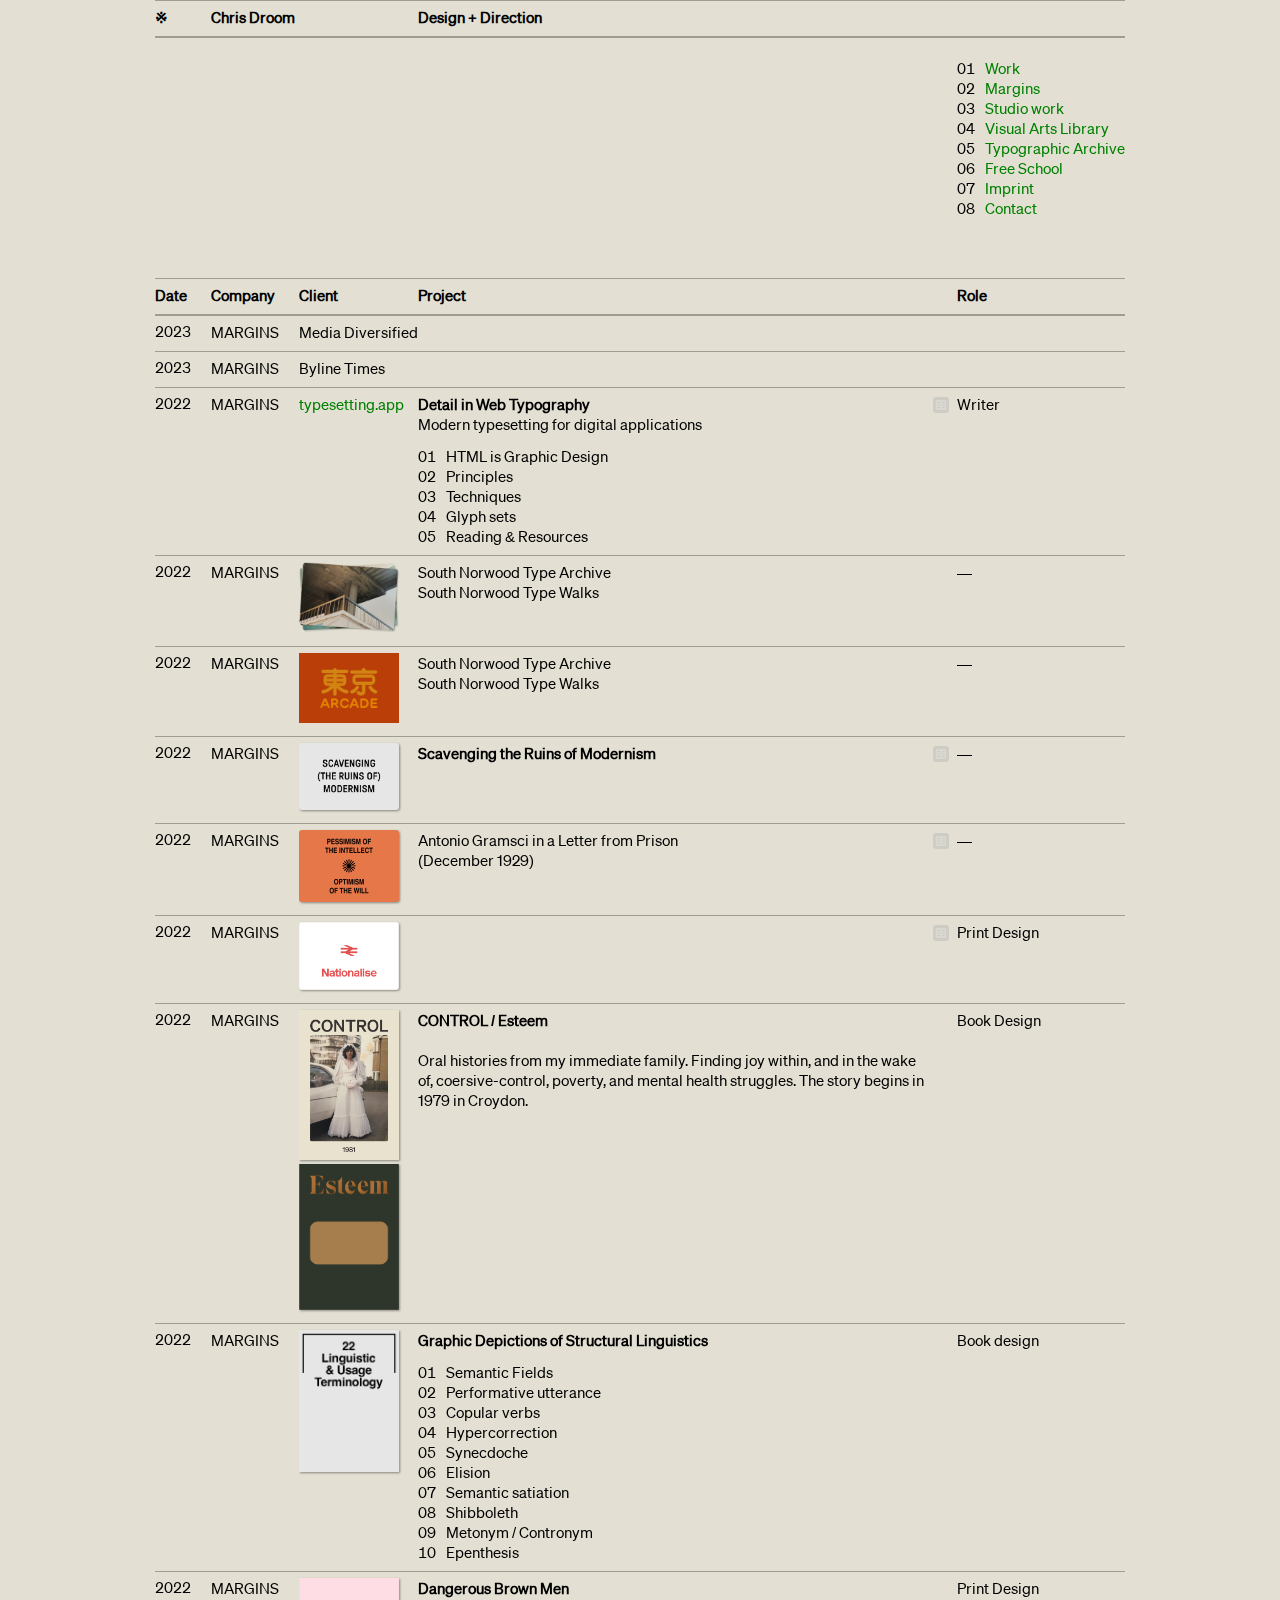
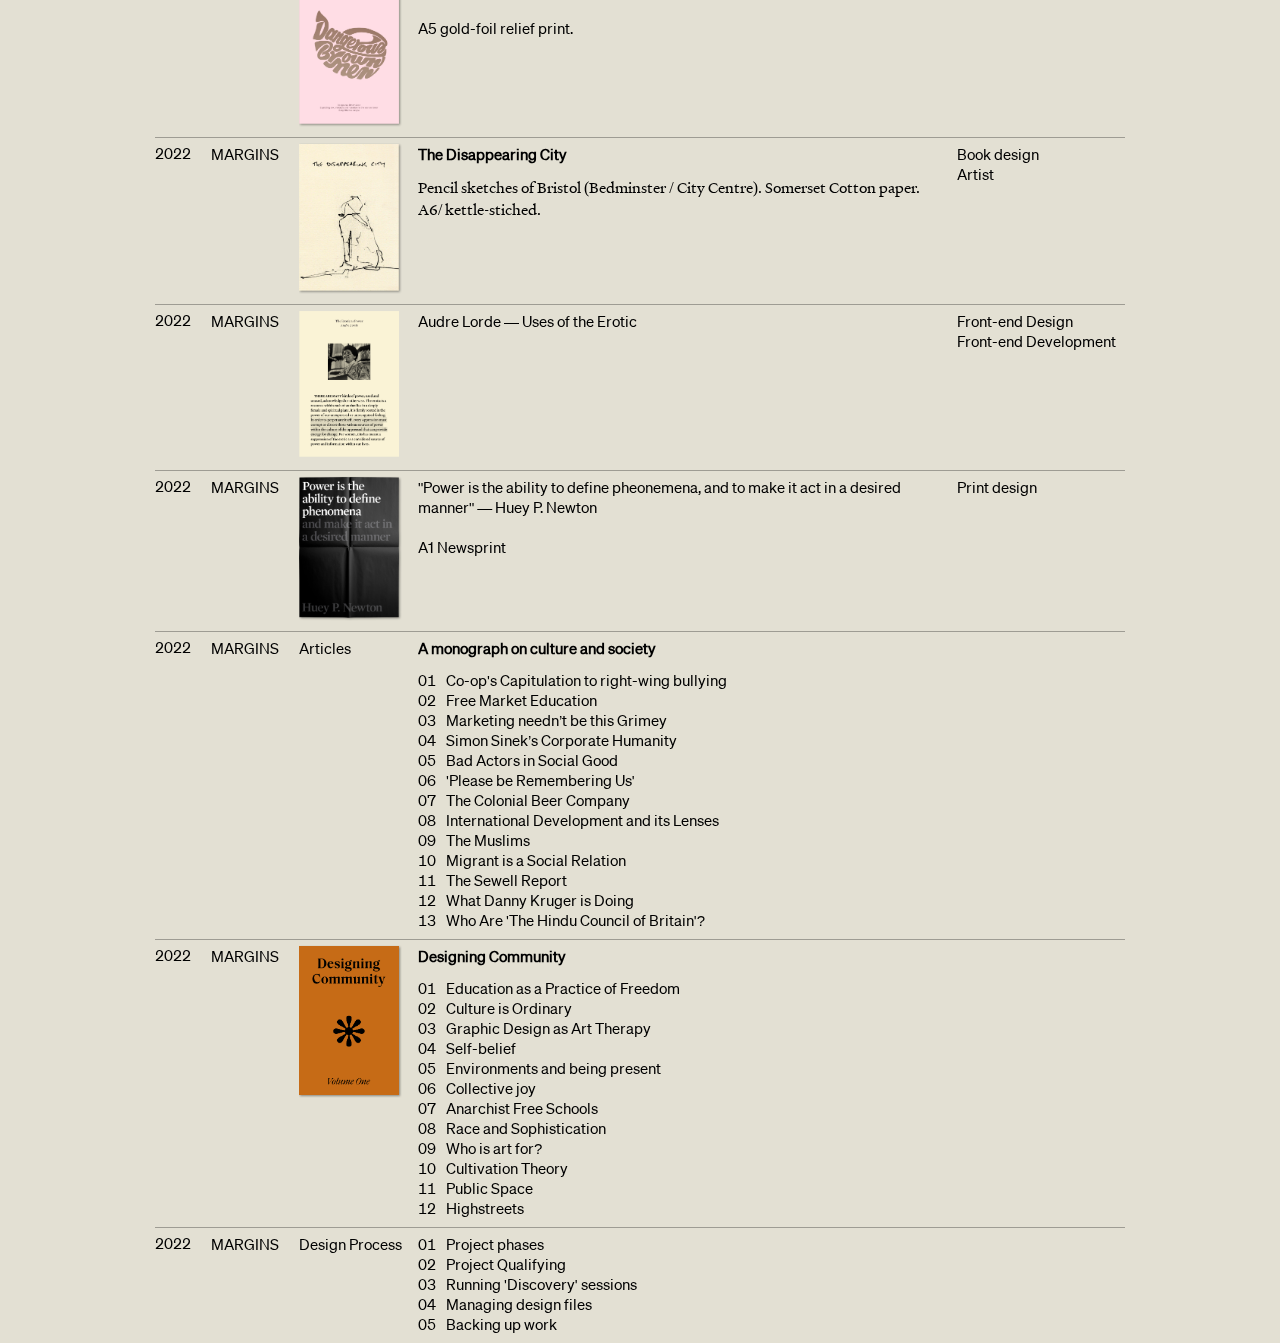
<file: margins.html>
<!doctype html>
<html lang="en">
   <head>
      <link rel="preconnect" href="https://fonts.googleapis.com">
      <link rel="preconnect" href="https://fonts.gstatic.com" crossorigin>
      <link href="https://fonts.googleapis.com/css2?family=Roboto+Mono:wght@200;300&display=swap" rel="stylesheet">
      <link rel="stylesheet" href="css/portfolio.css">
      <title>PORTFOLIO 2023</title>
      <meta charset="UTF-8">
      <meta http-equiv="X-UA-Compatible" content="IE=edge">
      <meta name="viewport" content="width=device-width, initial-scale=1.0">
   </head>
   <body>
      <div class="wrap">
         <table>
            <thead>
               <tr>
                  <th class="sticky">※</th>
                  <th class="sticky nowrap">Chris Droom</th>
                  <th class="sticky"></th>
                  <th class="sticky nowrap">Design &plus; Direction</th>
                  <th class="sticky"></th>
                  <th class="sticky"></th>
               </tr>
            </thead>
            <tbody>
               <tr class="intro">
                  <td></td>
                  <td></td>
                  <td></td>
                  <td>
                  </td>
                  <td class="icon"></td>
                  <td>
                     <ol>
                        <li><a href="index.html">Work</a></li>
                        <li><a href="margins.html">Margins</a></li>
                        <li><a href="#">Studio work</a></li>
                        <li><a href="#">Visual Arts Library</a></li>
                        <li><a href="#">Typographic Archive</a></li>
                        <li><a href="#">Free School</a></li>
                        <li><a href="#">Imprint</a></li>
                        <li><a href="#">Contact</a></li>
                     </ol>
                  </td>
               </tr>
            </tbody>
            <thead>
               <tr>
                  <th class="sticky">Date</th>
                  <th class="sticky">Company</th>
                  <th class="sticky">Client</th>
                  <th class="sticky">Project</th>
                  <th class="sticky"></th>
                  <th class="sticky">Role</th>
               </tr>
            </thead>
            <tbody>
               <tr>
                  <td>2023</td>
                  <td>MARGINS</td>
                  <td>Media Diversified</td>
                  <td>&nbsp;</td>
                  <td>&nbsp;</td>
                  <td>&nbsp;</td>
               </tr>
               <tr>
                  <td>2023</td>
                  <td>MARGINS</td>
                  <td>Byline Times</td>
                  <td>&nbsp;</td>
                  <td>&nbsp;</td>
                  <td>&nbsp;</td>
               </tr>
               <tr>
                  <td>2022</td>
                  <td>MARGINS</td>
                  <td><a href="http://www.typesetting.app">typesetting.app</a>
                  </td>
                  <td>
                     <span class="title"><strong>Detail in Web Typography</strong><br>Modern typesetting for digital applications</span>
                     <ol>
                        <li>HTML is Graphic Design</li>
                        <li>Principles</li>
                        <li>Techniques</li>
                        <li>Glyph sets</li>
                        <li>Reading & Resources</li>
                     </ol>
                  </td>
                  <td class="icon"><img src="icons/sheets.png" alt="Lorem"></td>
                  <td>Writer&nbsp;</td>
               </tr>
               <tr>
                  <td>2022</td>
                  <td>MARGINS</td>
                  <td><img src="projects/photostacks-2.png" class="book multiply" alt=""></td>
                  <td>South Norwood Type Archive<br>
                     South Norwood Type Walks
                  </td>
                  <td class="icon"></td>
                  <td>—</td>
               </tr>
               <tr>
                  <td>2022</td>
                  <td>MARGINS</td>
                  <td><img src="projects/margins-arcade.png" class="book multiply" alt=""></td>
                  <td>South Norwood Type Archive<br>
                     South Norwood Type Walks
                  </td>
                  <td class="icon"></td>
                  <td>—</td>
               </tr>
               <tr>
                  <td>2022</td>
                  <td>MARGINS</td>
                  <td><img src="projects/imprint-modernism.png" class="book shadow round" alt=""></td>
                  <td><strong>Scavenging the Ruins of Modernism</strong></td>
                  <td class="icon"><img src="icons/sheets.png" alt="Lorem"></td>
                  <td>—</td>
               </tr>
               <tr>
                  <td>2022</td>
                  <td>MARGINS</td>
                  <td><img src="projects/imprint-pessimism.png" class="book shadow round" alt=""></td>
                  <td>Antonio Gramsci in a Letter from Prison <br>
                     (December 1929)&nbsp;
                  </td>
                  <td class="icon"><img src="icons/sheets.png" alt="Lorem"></td>
                  <td>—</td>
               </tr>
               <tr>
                  <td>2022</td>
                  <td>MARGINS</td>
                  <td><img src="projects/imprint-nationalise.png" class="book shadow round" alt=""></td>
                  <td></td>
                  <td class="icon"><img src="icons/sheets.png" alt="Lorem"></td>
                  <td>Print Design&nbsp;</td>
               </tr>
               <tr>
                  <td>2022</td>
                  <td>MARGINS</td>
                  <td>
                     <img src="projects/imprint-control.png" class="book shadow" alt=""><br>
                     <img src="projects/imprint-esteem.png" class="book shadow" alt="">
                  </td>
                  <td>
                     <ul>
                        <li><strong>CONTROL /&nbsp;Esteem</strong><br><br></li>
                        <li>Oral histories from my immediate family. Finding joy within, and in the wake of, coersive-control, poverty,   and mental health struggles. The story begins in 1979 in Croydon.</li>
                     </ul>
                  </td>
                  <td></td>
                  <td>Book Design&nbsp;</td>
               </tr>
               <tr>
                  <td>2022</td>
                  <td>MARGINS</td>
                  <td>
                     <img src="projects/imprint-linguistics.jpg" class="book shadow" alt="">
                  </td>
                  <td>
                     <span class="title"><strong>Graphic Depictions of Structural Linguistics</strong></span>
                     <ol>
                        <li>Semantic Fields</li>
                        <li>Performative utterance</li>
                        <li>Copular verbs</li>
                        <li>Hypercorrection</li>
                        <li>Synecdoche</li>
                        <li>Elision</li>
                        <li>Semantic satiation</li>
                        <li>Shibboleth</li>
                        <li>Metonym / Contronym</li>
                        <li>Epenthesis</li>
                     </ol>
                  </td>
                  <td></td>
                  <td>Book design</td>
               </tr>
               <tr>
                  <td>2022</td>
                  <td>MARGINS</td>
                  <td>
                     <img src="projects/imprint-dbm.png" class="book shadow" alt=""><br>
                  </td>
                  <td>
                     <ul>
                        <li><strong>Dangerous Brown Men</strong></li>
                        <li><br>
                           A5 gold-foil relief print.&nbsp;
                        </li>
                        <li>&nbsp;</li>
                        <li>&nbsp;</li>
                     </ul>
                  </td>
                  <td></td>
                  <td>Print Design</td>
               </tr>
               <tr>
                  <td>2022</td>
                  <td>MARGINS</td>
                  <td>
                     <img src="projects/imprint-city.png" class="book shadow" alt=""><br>
                  </td>
                  <td>
                     <span class="title"><strong>The Disappearing City</strong></span>                    
                     <p>Pencil sketches of Bristol (Bedminster / City Centre). Somerset Cotton paper. A6/ kettle-stiched.</p>
                  </td>
                  <td></td>
                  <td>Book design<br>
                     Artist
                  </td>
               </tr>
               <tr>
                  <td>2022</td>
                  <td>MARGINS</td>
                  <td>
                     <img src="projects/imprint-lorde.png" class="book" alt=""><br>
                  </td>
                  <td>Audre Lorde — Uses of the Erotic</td>
                  <td></td>
                  <td>Front-end Design<br>
                     Front-end Development<br>
                  </td>
               </tr>
               <tr>
                  <td>2022</td>
                  <td>MARGINS</td>
                  <td>
                     <img src="projects/imprint-newton.png" class="book shadow" alt=""><br>
                  </td>
                  <td>"Power is the ability to define pheonemena, and to make it act in a desired manner" — Huey P. Newton<br>
                     <br>
                     A1 Newsprint
                  </td>
                  <td></td>
                  <td>Print design</td>
               </tr>
               <tr>
                  <td>2022</td>
                  <td>MARGINS</td>
                  <td>Articles</td>
                  <td>
                     <span class="title"><strong>A monograph on culture and society</strong></span>
                     <ol>
                        <li>Co-op's Capitulation to right-wing bullying</li>
                        <li>Free Market Education</li>
                        <li>Marketing needn’t be this Grimey</li>
                        <li>Simon Sinek’s Corporate Humanity</li>
                        <li>Bad Actors in Social Good</li>
                        <li>'Please be Remembering Us'</li>
                        <li>The Colonial Beer Company</li>
                        <li>International Development and its Lenses</li>
                        <li>The Muslims</li>
                        <li>Migrant is a Social Relation</li>
                        <li>The Sewell Report</li>
                        <li>What Danny Kruger is Doing</li>
                        <li>Who Are 'The Hindu Council of Britain'?</li>
                     </ol>
                  </td>
                  <td></td>
                  <td></td>
               </tr>
               <tr>
                  <td>2022</td>
                  <td>MARGINS</td>
                  <td><img src="projects/imprint-community.png" class="book shadow" alt=""></td>
                  <td>
                     <span class="title"><strong>Designing Community</strong></span>
                     <ol>
                        <li>Education as a Practice of Freedom</li>
                        <li>Culture is Ordinary</li>
                        <li>Graphic Design as Art Therapy</li>
                        <li>Self-belief</li>
                        <li>Environments and being present</li>
                        <li>Collective joy</li>
                        <li>Anarchist Free Schools</li>
                        <li>Race and Sophistication</li>
                        <li>Who is art for?</li>
                        <li>Cultivation Theory</li>
                        <li>Public Space</li>
                        <li>Highstreets</li>
                     </ol>
                  </td>
                  <td></td>
                  <td></td>
               </tr>
               <tr>
                  <td>2022</td>
                  <td>MARGINS</td>
                  <td>Design Process</td>
                  <td colspan="2">
                     <ol>
                        <li>Project phases</li>
                        <li>Project Qualifying</li>
                        <li>Running 'Discovery' sessions</li>
                        <li>Managing design files</li>
                        <li>Backing up work</li>
                     </ol>
                  </td>
                  <td></td>
               </tr>
            </tbody>
         </table>
      </div>
   </body>
</html>
</file>
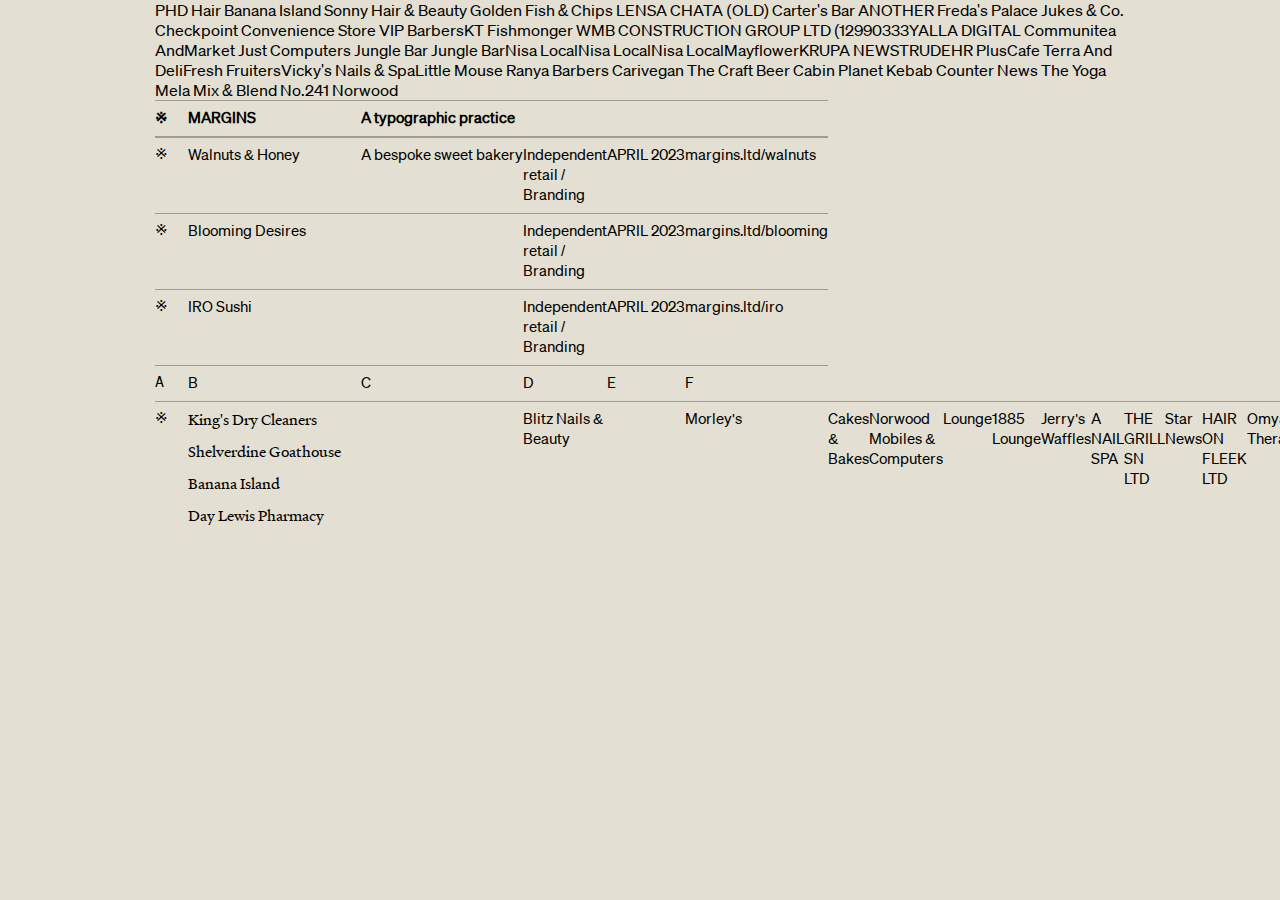
<file: wayfind.html>
<!doctype html>
<html lang="en">
   <head>
      <link rel="preconnect" href="https://fonts.googleapis.com">
      <link rel="preconnect" href="https://fonts.gstatic.com" crossorigin>
      <link href="https://fonts.googleapis.com/css2?family=Roboto+Mono:wght@200;300&display=swap" rel="stylesheet">
      <link rel="stylesheet" href="css/portfolio.css">

      <title>PORTFOLIO 2023</title>

      <meta charset="UTF-8">
      <meta http-equiv="X-UA-Compatible" content="IE=edge">
      <meta name="viewport" content="width=device-width, initial-scale=1.0">
   </head>
   <body>
      <div class="wrap">
         <table>
            <thead>
               <tr>
                  <th class="sticky">※</th>
                  <th class="sticky">MARGINS</th>
                  <th class="sticky nowrap">A typographic practice</th>
                  <th class="sticky"></th>
                  <th class="sticky"></th>
                  <th class="sticky"></th>
               </tr>
            </thead>


            <tbody>
               <tr>
                  <td>※</td>
                  <td>Walnuts &amp; Honey</td>
                  <td>A bespoke sweet bakery</td>
                  <td>Independent retail / Branding&nbsp;&nbsp;</td>
                  <td>APRIL 2023</td>
                  <td>margins.ltd/walnuts</td>
               </tr>
				
               <tr>
                  <td>※</td>
                  <td>Blooming Desires</td>
                  <td>&nbsp;</td>
                  <td>Independent retail / Branding&nbsp;&nbsp;</td>
                  <td>APRIL 2023</td>
                  <td>margins.ltd/blooming</td>
               </tr>
               <tr>
                  <td>※</td>
                  <td>IRO Sushi</td>
                  <td>&nbsp;</td>
                  <td>Independent retail / Branding&nbsp;&nbsp;</td>
                  <td>APRIL 2023</td>
                  <td>margins.ltd/iro</td>
               </tr>

               <tr>
                  <td>A</td>
                  <td>B</td>
                  <td>C</td>
                  <td>D</td>
                  <td>E</td>
                  <td>F</td>
               </tr>

               <tr>
                  <td>※</td>
				  <td><p>King's Dry Cleaners</p>
				    <p>Shelverdine Goathouse<br>
			        </p>
				    <p>Banana Island&nbsp;</p>
				    <p>Day Lewis Pharmacy&nbsp;</p></td>
				   <td>&nbsp;</td>
				   <td>Blitz Nails &amp; Beauty</td>
               <td>&nbsp;</td>
               <td>Morley's</td>
               <td>Cakes &amp; Bakes</td>
               <td>Norwood Mobiles & Computers</td>
               <td>Lounge</td>
               <td>1885 Lounge</td>
               <td>Jerry's Waffles</td>
               <td>A NAIL SPA</td>
               <td>THE GRILL SN LTD</td>
               <td>Star News</td>
               <td>HAIR ON FLEEK LTD</td>
               <td>Omya Therapy</td>
               <td>Food Stop</td>
               <td>Troyale Nail & Hair Beauty Salon</td>
               <td>DAPOMON YOUTH LIMITED</td>
               <td>Osborn Glass & Windows Ltd</td>
               <td>Ying's Nail Salon</td>
               <td>Van Laud</td>
               <td>Patty Palace</td>
               <td>Flava First</td>
               <td>SUNRISE CLEAN LTD</td>
               <td>Betta Kutz</td>
               <td>Iro Sushi</td>

               <td>The Jolly Sailor</td>
               <td>Laundrette</td>
               PHD Hair
               Banana Island
               Sonny Hair & Beauty
               Golden Fish & Chips
               LENSA CHATA (OLD)
               Carter's Bar
               ANOTHER
               Freda's Palace
               Jukes & Co.
               Checkpoint Convenience Store
               VIP BarbersKT Fishmonger
               WMB CONSTRUCTION GROUP LTD (12990333YALLA DIGITAL
               Communitea
               AndMarket
               Just Computers
               Jungle Bar
               Jungle BarNisa LocalNisa LocalNisa LocalMayflowerKRUPA NEWSTRUDEHR PlusCafe Terra And DeliFresh FruitersVicky's Nails & SpaLittle Mouse
               Ranya Barbers
               Carivegan
               The Craft Beer Cabin
               Planet Kebab
               Counter News
               The Yoga Mela
				   
				   Mix & Blend 
				   
				   No.241 Norwood</td>
				
				
				
			 </tbody>
         </table>


      </div>
   </body>
</html>
</file>
<file: css/portfolio.css>
@font-face {
     font-family: 'Sohne';
     src: url('../fonts/sohne/test-soehne-buch.woff2') format('woff2');
}
@font-face {
     font-family: 'Sohne Mono';
     src: url('../fonts/sohne-mono/test-soehne-mono-leicht.woff2') format('woff2');
}

@font-face {
     font-family: 'Sohne Mono Reg';
     src: url('../fonts/sohne-mono/test-soehne-mono-buch.woff2') format('woff2');
}

@font-face {
     font-family: 'Heldane Reg';
     src: url('../fonts/heldane/test-heldane-text-regular.woff2') format('woff2');
}

.center{
/*	align-items: center;*/
/*	text-align: center;*/
	padding-left:  8px;
}
cite,
blockquote{
     font-family: 'Heldane Reg', serif;
	padding: 0;
	margin: 0;
}

.round{
	border-radius: 3px;
}
.shadow{
	filter: drop-shadow(1px 1px 1px rgba(0,0,0,0.4));
}

cite + blockquote{
padding-top: 20px;
}

ol + p{
padding-top: 20px;
}


blockquote + cite {
padding-top: 10px;
}
.company td{
	padding-bottom: 50px;
}

.book{
	width: 100px;
}

 html {
     box-sizing: border-box;
}
 *, *:before, *:after {
     box-sizing: inherit;
}
 body{
     background: #E3E0D3;
     color: #000;
     margin: 0;
     padding: 0;
     font-family: 'Sohne', sans-serif;
}

p{
	margin: 0;
}


p+p{
	margin-top: 10px;
}

a{
    text-decoration: none;
    color: green;
}

a:hover{
    text-decoration: underline;
    color: green;
}
ul{
    margin: 0;
    padding: 0;
    overflow: visible;

}
ul li{
    /*border-left: 1px solid black*/
    /*content: "— ";*/
    /*margin-left: -10px;*/
    /*overflow: visible;*/
}

td{
    overflow: visible;
    /*background: yellow;*/
}

body{
}


ol{
    margin: 0;
    padding: 0;
counter-reset: item;


}
ol li{
    list-style: none;

}

.title{
    margin-bottom: 12px;
    display: block;
    /*background-color: yellow;*/
}

ol li:before {
  counter-increment: item;
  content: counter(item, decimal-leading-zero);
  padding: 0 10px 0 0;
    font-family: 'Sohne Mono Reg','Sohne Mono', monospace;

}

video{
    margin: 0;
    padding: 0;
}

::selection {
  background: rgba(200,0,0,0.1);
}

.multiply{
    mix-blend-mode: multiply;

}
.center img.max{
    display: block;
    margin-left: auto;
    margin-right: auto;
}

.mono{
    font-family: 'Sohne Mono Reg', monospace;
    text-transform: uppercase;
    font-weight: 400;
    }


.nowrap{
    white-space: nowrap;
    }

.wrap{
     width: 98vw;
     max-width: 970px;
     margin: auto;
    }

.max{
    max-width: 100%;
    }

table{
     margin: 0 auto;
     width: 100%;
     padding: 0;
     border-width: 0;
     border-spacing: 0;
    }

th, td{
     vertical-align: top;
     border-top: 1px solid rgba(0,0,0,0.3);
     padding: 6px 0 9px 0;
     font-size: 15px;
     text-align: left;
     overflow: hidden;
     text-overflow: ellipsis;
    }


th{
    background-color: #E3E0D3;
    border-bottom: 1px solid rgba(0,0,0,0.3);
    }

th.sticky{
    position: sticky;
    z-index: 999;
    top: 0;
    }

 td.icon{
     padding: 9px 5px 0 0;
     vertical-align: top;
     text-align: right;
     white-space: nowrap;
    }
 td.icon img{
     height: 16px;
     padding-right: 3px;
     display: inline-block;
     opacity: 0.4;
     filter: brightness(2) saturate(0%) contrast(0.6);
    }

table td:nth-child(1){
     font-family: 'Sohne Mono Reg', monospace;
     padding-right: 20px; 
    }

table td:nth-child(2){
     padding-right: 20px; 

}

table td:nth-child(1), table td:nth-child(2), table td:nth-child(3), table td:nth-child(5), table td:nth-child(6) {
     white-space: nowrap;
    }
 table td:nth-child(1), table td:nth-child(2), table td:nth-child(3), table td:nth-child(4){
     /*padding-right: 30px;*/
     /*background-color: red;*/
}

 table td:nth-last-child(1){
     padding-right: 0;
     /*background-color: red;*/
    }

 table th:nth-child(1), table th:nth-child(2), table th:nth-child(3), table th:nth-child(4){
     /*padding-right: 30px;*/
    }

/* tbody tr:hover {
     background-color: rgba(255,255,255,0.4);
}*/

 tbody tr:hover td.icon img{
     opacity: 0.9;
     filter: brightness(1) saturate(100%) contrast(1);
}
 h1, p{
     /*max-width: 500px;*/
     /*font-size: 15px;*/
    }


p{
    font-family: 'Heldane Reg', serif;
    font-size: 16px;
    }


 h1{
     margin: 20px 0 70px 0;
}
 @media (max-width: 600px){
     thead{
         display: none;
    }
     tr{
         padding: 0 0 20px 0;
         display: block;
    }
     td.icon{
         display: none;
    }
     td{
         width: 100vw;
         display: inline-block;
         display: block;
         padding: 0;
    }
     table td:nth-child(1), table td:nth-child(2), table td:nth-child(3), table td:nth-child(4){
         padding-right: 0;
    }
     table th:nth-child(1), table th:nth-child(2), table th:nth-child(3), table th:nth-child(4){
         padding-right: 0;
    }
}

.intro td{
	padding-top: 20px;
	padding-bottom: 60px;
	
	
	
/*	background: yellow;*/
}

.smallcaps{
	font-variant: small-caps;
}

 .strike{
     text-decoration: line-through;
	 -moz-text-decoration-color: red;
	 -moz-text-decoration-style: wavy;
	 text-decoration-color: red;
	 text-decoration-style: wavy;
}
</file>
